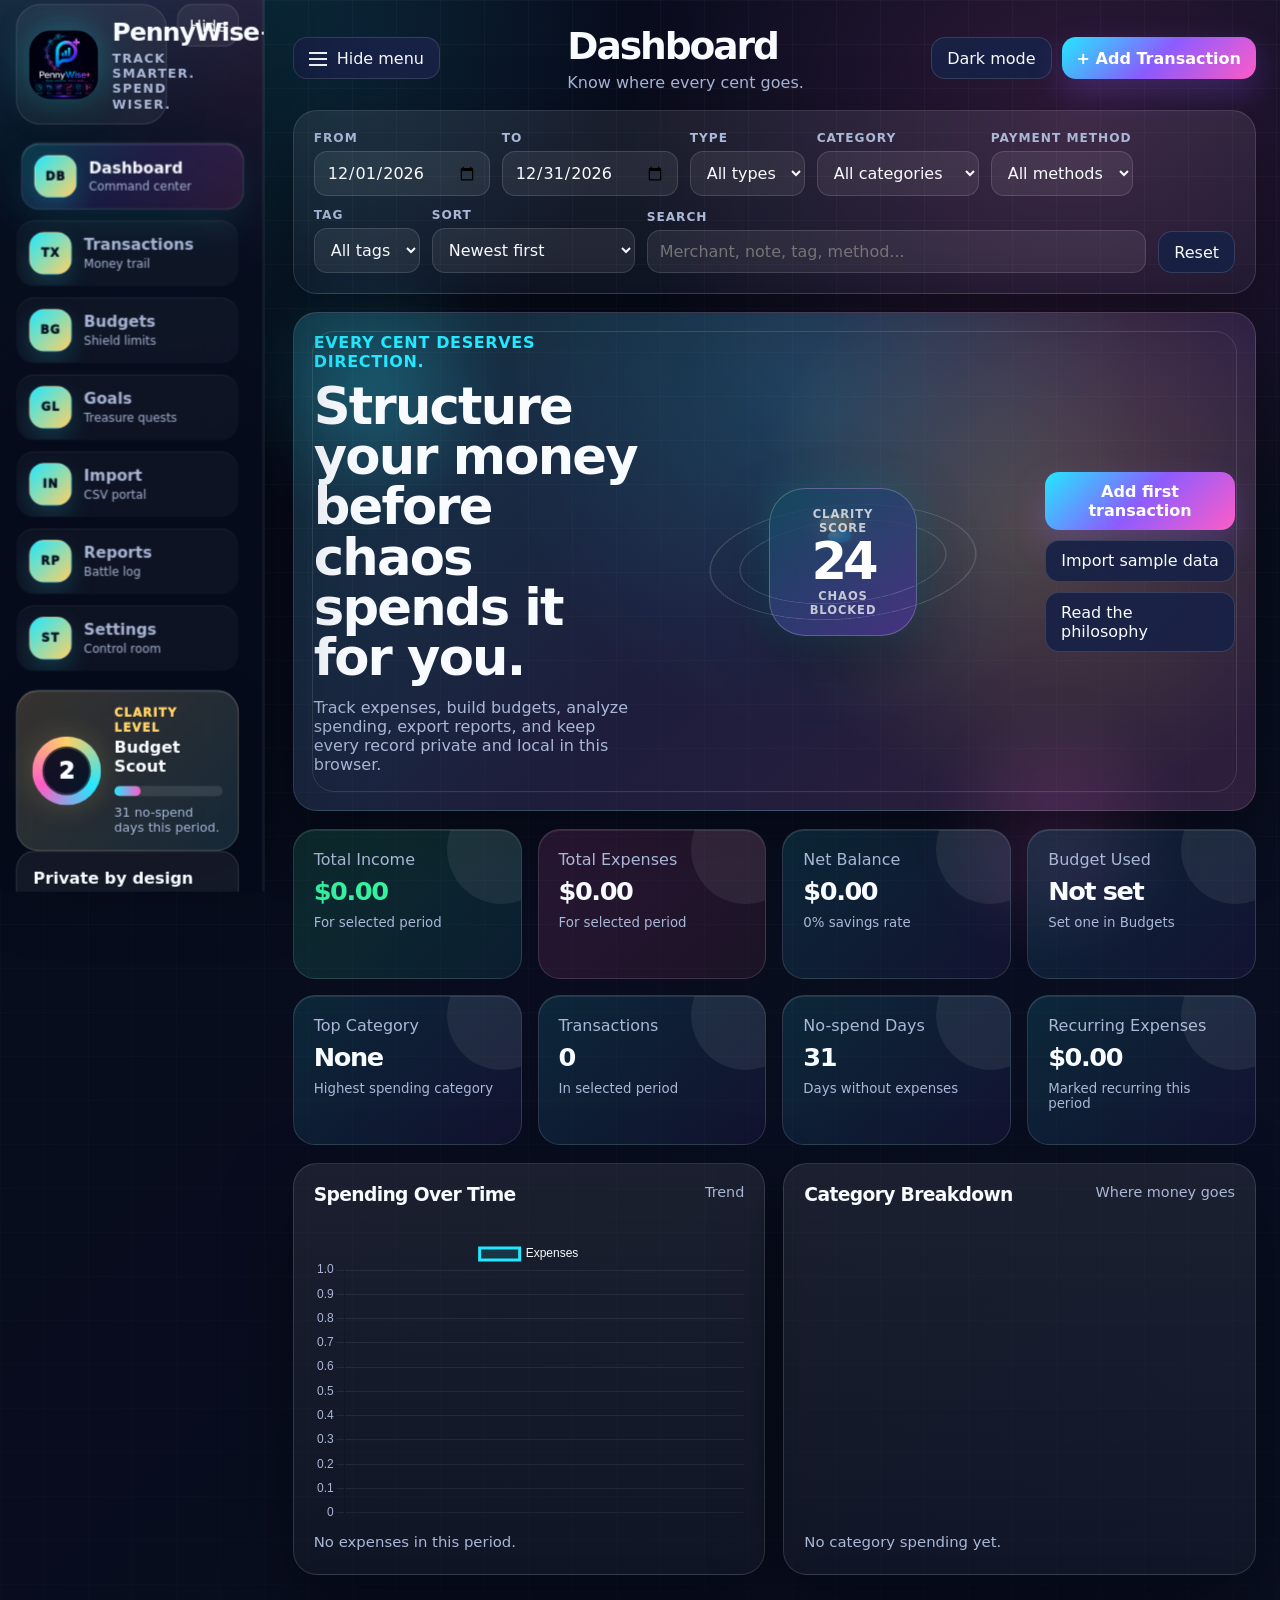
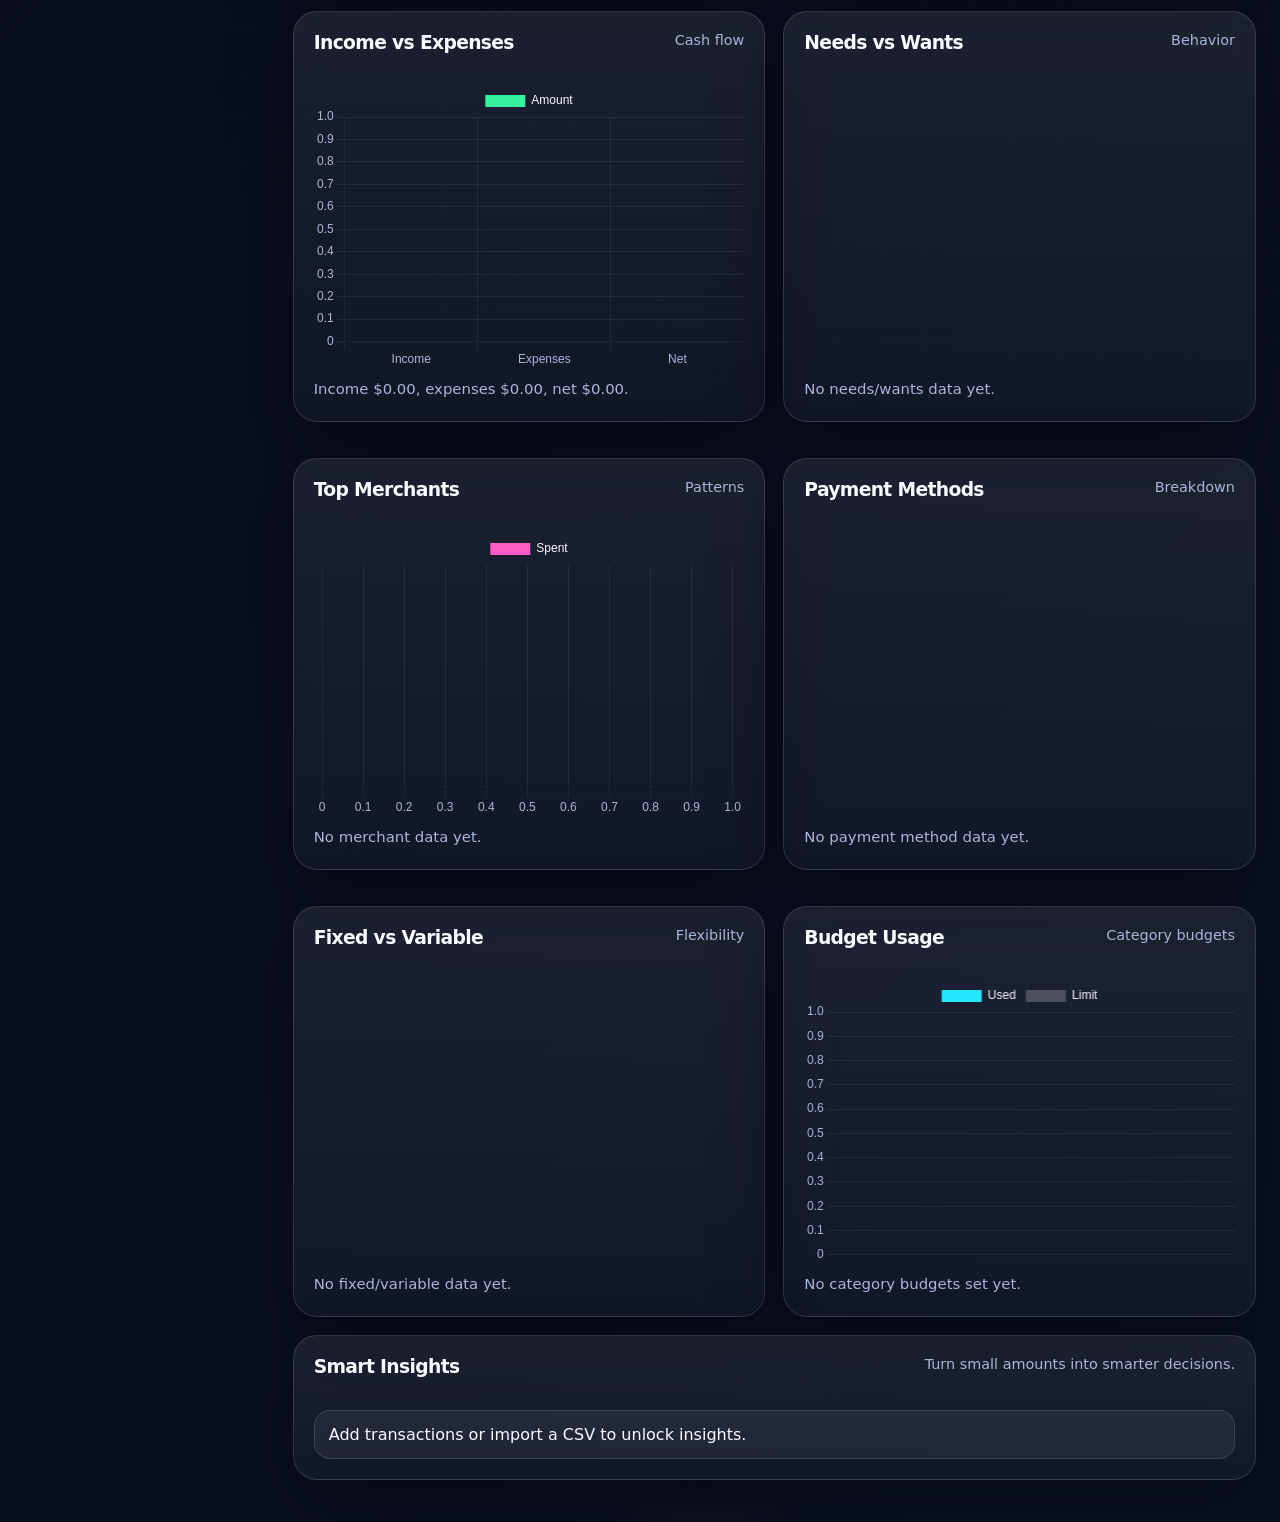
<file: index.html>
<!DOCTYPE html>
<html lang="en">
<head>
  <meta charset="UTF-8" />
  <meta name="viewport" content="width=device-width, initial-scale=1.0" />
  <meta name="description" content="PennyWise+ is a private, local-first personal finance dashboard for budgets, transactions, savings goals, imports, analytics, and printable reports." />
  <meta name="theme-color" content="#070b1b" />
  <title>PennyWise+ | Track smarter. Spend wiser.</title>
  <link rel="manifest" href="./manifest.json" />
  <link rel="icon" href="./logo.png" />
  <link rel="stylesheet" href="./style.css" />
  <script src="./vendor/chart.umd.min.js"></script>
</head>
<body>
  <div class="ambient-scene" aria-hidden="true">
    <span class="orb orb-one"></span>
    <span class="orb orb-two"></span>
    <span class="orb orb-three"></span>
  </div>
  <div class="app-shell" id="appShell">
    <aside class="sidebar" id="sidebar">
      <div class="sidebar-top">
        <div class="brand">
          <img src="./logo.png" alt="PennyWise+ logo" class="brand-logo" />
          <div class="brand-copy">
            <h1>PennyWise+</h1>
            <p>Track smarter. Spend wiser.</p>
          </div>
        </div>
        <button class="sidebar-collapse" id="sidebarCollapseBtn" type="button" aria-label="Collapse menu" title="Collapse menu">Hide</button>
      </div>
      <nav class="nav" aria-label="Main navigation">
        <button class="nav-link active" type="button" data-view="dashboard"><span class="nav-icon">DB</span><span><strong>Dashboard</strong><small>Command center</small></span></button>
        <button class="nav-link" type="button" data-view="transactions"><span class="nav-icon">TX</span><span><strong>Transactions</strong><small>Money trail</small></span></button>
        <button class="nav-link" type="button" data-view="budgets"><span class="nav-icon">BG</span><span><strong>Budgets</strong><small>Shield limits</small></span></button>
        <button class="nav-link" type="button" data-view="goals"><span class="nav-icon">GL</span><span><strong>Goals</strong><small>Treasure quests</small></span></button>
        <button class="nav-link" type="button" data-view="import"><span class="nav-icon">IN</span><span><strong>Import</strong><small>CSV portal</small></span></button>
        <button class="nav-link" type="button" data-view="reports"><span class="nav-icon">RP</span><span><strong>Reports</strong><small>Battle log</small></span></button>
        <button class="nav-link" type="button" data-view="settings"><span class="nav-icon">ST</span><span><strong>Settings</strong><small>Control room</small></span></button>
      </nav>
      <section class="quest-card" aria-label="PennyWise progress">
        <div class="quest-ring"><span id="playerLevel">1</span></div>
        <div>
          <p class="quest-label">Clarity Level</p>
          <strong id="xpLabel">Novice Tracker</strong>
          <div class="progress xp-progress"><span id="xpProgress" style="width: 8%"></span></div>
          <small id="streakLabel">Start tracking to build a streak.</small>
        </div>
      </section>
      <div class="privacy-card">
        <strong>Private by design</strong>
        <span>Your data stays in this browser. PennyWise+ does not send your financial data to any server.</span>
      </div>
    </aside>
    <button class="sidebar-backdrop" id="sidebarBackdrop" type="button" aria-label="Close menu"></button>

    <main class="main-content">
      <header class="topbar">
        <button class="menu-toggle" id="menuToggle" type="button" aria-label="Toggle menu" aria-controls="sidebar" aria-expanded="true"><span class="menu-toggle-icon"></span><span id="menuToggleText">Menu</span></button>
        <div>
          <h2 id="viewTitle">Dashboard</h2>
          <p id="viewSubtitle">Know where every cent goes.</p>
        </div>
        <div class="top-actions">
          <button class="ghost-btn" id="themeToggle" type="button" aria-label="Toggle light and dark mode">Dark mode</button>
          <button class="primary-btn" id="quickAddBtn" type="button">+ Add Transaction</button>
        </div>
      </header>

      <section class="filters card" aria-label="Transaction filters">
        <div class="field">
          <label for="dateFrom">From</label>
          <input type="date" id="dateFrom" />
        </div>
        <div class="field">
          <label for="dateTo">To</label>
          <input type="date" id="dateTo" />
        </div>
        <div class="field">
          <label for="typeFilter">Type</label>
          <select id="typeFilter">
            <option value="all">All types</option>
            <option value="income">Income</option>
            <option value="expense">Expense</option>
          </select>
        </div>
        <div class="field">
          <label for="categoryFilter">Category</label>
          <select id="categoryFilter"><option value="all">All categories</option></select>
        </div>
        <div class="field">
          <label for="methodFilter">Payment Method</label>
          <select id="methodFilter"><option value="all">All methods</option></select>
        </div>
        <div class="field">
          <label for="tagFilter">Tag</label>
          <select id="tagFilter"><option value="all">All tags</option></select>
        </div>
        <div class="field">
          <label for="sortSelect">Sort</label>
          <select id="sortSelect">
            <option value="dateDesc">Newest first</option>
            <option value="dateAsc">Oldest first</option>
            <option value="amountDesc">Amount high to low</option>
            <option value="amountAsc">Amount low to high</option>
            <option value="categoryAsc">Category A-Z</option>
            <option value="merchantAsc">Merchant A-Z</option>
          </select>
        </div>
        <div class="field grow">
          <label for="searchInput">Search</label>
          <input type="search" id="searchInput" placeholder="Merchant, note, tag, method..." />
        </div>
        <button class="secondary-btn" id="resetFiltersBtn" type="button">Reset</button>
      </section>

      <section id="dashboard" class="view active-view">
        <article class="hero-card card">
          <div class="hero-copy">
            <p class="hero-kicker">Every cent deserves direction.</p>
            <h3>Structure your money before chaos spends it for you.</h3>
            <p>Track expenses, build budgets, analyze spending, export reports, and keep every record private and local in this browser.</p>
          </div>
          <div class="hero-visual" aria-hidden="true">
            <div class="coin-orbit orbit-one"><span></span></div>
            <div class="coin-orbit orbit-two"><span></span></div>
            <div class="vault-core">
              <small>Clarity Score</small>
              <strong id="coinScore">0</strong>
              <span>chaos blocked</span>
            </div>
          </div>
          <div class="hero-actions">
            <button class="primary-btn" id="heroAddBtn" type="button">Add first transaction</button>
            <button class="secondary-btn" id="heroSampleBtn" type="button">Import sample data</button>
            <a class="secondary-btn button-link" href="./blog.html">Read the philosophy</a>
          </div>
        </article>

        <div class="metric-grid">
          <article class="metric-card positive"><span>Total Income</span><strong id="metricIncome">$0.00</strong><small id="incomeDelta">For selected period</small></article>
          <article class="metric-card danger"><span>Total Expenses</span><strong id="metricExpenses">$0.00</strong><small id="expenseDelta">For selected period</small></article>
          <article class="metric-card"><span>Net Balance</span><strong id="metricNet">$0.00</strong><small id="savingsRate">0% savings rate</small></article>
          <article class="metric-card"><span>Budget Used</span><strong id="metricBudgetUsed">0%</strong><small id="metricBudgetRemaining">$0.00 remaining</small></article>
          <article class="metric-card"><span>Top Category</span><strong id="metricTopCategory">None</strong><small>Highest spending category</small></article>
          <article class="metric-card"><span>Transactions</span><strong id="metricTransactionCount">0</strong><small>In selected period</small></article>
          <article class="metric-card"><span>No-spend Days</span><strong id="metricNoSpend">0</strong><small>Days without expenses</small></article>
          <article class="metric-card"><span>Recurring Expenses</span><strong id="metricRecurring">$0.00</strong><small>Marked recurring this period</small></article>
        </div>

        <div class="grid two-col">
          <article class="card chart-card"><div class="card-head"><h3>Spending Over Time</h3><span>Trend</span></div><canvas id="trendChart" aria-label="Spending over time chart"></canvas><p class="chart-summary" id="trendSummary"></p></article>
          <article class="card chart-card"><div class="card-head"><h3>Category Breakdown</h3><span>Where money goes</span></div><canvas id="categoryChart" aria-label="Spending by category chart"></canvas><p class="chart-summary" id="categorySummary"></p></article>
          <article class="card chart-card"><div class="card-head"><h3>Income vs Expenses</h3><span>Cash flow</span></div><canvas id="incomeExpenseChart" aria-label="Income versus expenses chart"></canvas><p class="chart-summary" id="cashflowSummary"></p></article>
          <article class="card chart-card"><div class="card-head"><h3>Needs vs Wants</h3><span>Behavior</span></div><canvas id="needsChart" aria-label="Needs versus wants chart"></canvas><p class="chart-summary" id="needsSummary"></p></article>
          <article class="card chart-card"><div class="card-head"><h3>Top Merchants</h3><span>Patterns</span></div><canvas id="merchantChart" aria-label="Top merchants chart"></canvas><p class="chart-summary" id="merchantSummary"></p></article>
          <article class="card chart-card"><div class="card-head"><h3>Payment Methods</h3><span>Breakdown</span></div><canvas id="methodChart" aria-label="Payment method breakdown chart"></canvas><p class="chart-summary" id="methodSummary"></p></article>
          <article class="card chart-card"><div class="card-head"><h3>Fixed vs Variable</h3><span>Flexibility</span></div><canvas id="fixedChart" aria-label="Fixed versus variable spending chart"></canvas><p class="chart-summary" id="fixedSummary"></p></article>
          <article class="card chart-card"><div class="card-head"><h3>Budget Usage</h3><span>Category budgets</span></div><canvas id="budgetChart" aria-label="Budget usage by category chart"></canvas><p class="chart-summary" id="budgetSummary"></p></article>
        </div>

        <article class="card insights-card">
          <div class="card-head"><h3>Smart Insights</h3><span>Turn small amounts into smarter decisions.</span></div>
          <div id="insightsList" class="insights-list"></div>
        </article>
      </section>

      <section id="transactions" class="view">
        <article class="card">
          <div class="card-head stack-mobile">
            <div><h3>Transactions</h3><span>Search, sort, edit, duplicate, and audit every cent.</span></div>
            <div class="inline-actions">
              <button class="secondary-btn" id="exportCsvBtn" type="button">Export CSV</button>
              <button class="secondary-btn" id="exportFilteredCsvBtn" type="button" title="Export only the transactions matching the current filters">Export Filtered CSV</button>
              <button class="secondary-btn" id="exportJsonBtn" type="button">Backup JSON</button>
            </div>
          </div>
          <div class="table-wrap transaction-table">
            <table>
              <thead><tr><th>Date</th><th>Type</th><th>Amount</th><th>Category</th><th>Merchant</th><th>Method</th><th>Tags</th><th>Actions</th></tr></thead>
              <tbody id="transactionsBody"></tbody>
            </table>
          </div>
          <div id="mobileTransactions" class="mobile-transactions"></div>
          <div id="emptyTransactions" class="empty-state">No transactions match this view. Add one or import a CSV to begin.</div>
        </article>
      </section>

      <section id="budgets" class="view">
        <div class="grid two-col">
          <article class="card">
            <h3>Monthly Budgets</h3>
            <p class="muted">Set an overall monthly cap and category limits. PennyWise+ will warn you before overspending sneaks up.</p>
            <div class="mini-form">
              <label class="sr-only" for="monthlyBudgetAmount">Overall monthly budget</label>
              <input id="monthlyBudgetAmount" type="number" min="0" step="0.01" placeholder="Overall monthly budget" />
              <button class="primary-btn" id="saveMonthlyBudgetBtn" type="button">Save Monthly Budget</button>
            </div>
            <form id="budgetForm" class="mini-form">
              <label class="sr-only" for="budgetCategory">Budget category</label>
              <select id="budgetCategory"></select>
              <label class="sr-only" for="budgetAmount">Category budget amount</label>
              <input id="budgetAmount" type="number" min="0" step="0.01" placeholder="Category budget" />
              <button class="primary-btn" type="submit">Save Category Budget</button>
            </form>
            <div id="budgetList" class="budget-list"></div>
          </article>
          <article class="card">
            <h3>Budget Health</h3>
            <div id="budgetHealth" class="insights-list"></div>
          </article>
        </div>
      </section>

      <section id="goals" class="view">
        <div class="grid two-col">
          <article class="card">
            <h3>Savings Goals</h3>
            <form id="goalForm" class="mini-form vertical">
              <input id="goalId" type="hidden" />
              <label class="sr-only" for="goalName">Goal name</label>
              <input id="goalName" placeholder="Goal name, e.g. Emergency fund" />
              <label class="sr-only" for="goalTarget">Target amount</label>
              <input id="goalTarget" type="number" min="0" step="0.01" placeholder="Target amount" />
              <label class="sr-only" for="goalCurrent">Current amount</label>
              <input id="goalCurrent" type="number" min="0" step="0.01" placeholder="Current amount" />
              <label class="sr-only" for="goalDeadline">Goal deadline</label>
              <input id="goalDeadline" type="date" />
              <button class="primary-btn" id="saveGoalBtn" type="submit">Add Goal</button>
            </form>
          </article>
          <article class="card">
            <h3>Goal Progress</h3>
            <div id="goalList" class="budget-list"></div>
          </article>
        </div>
      </section>

      <section id="import" class="view">
        <div class="grid two-col">
          <article class="card">
            <h3>CSV Import</h3>
            <p class="muted">Upload CSV, preview rows, map columns, apply merchant rules, skip duplicates, then save.</p>
            <label for="csvFile">CSV file</label>
            <input type="file" id="csvFile" accept=".csv,text/csv" />
            <div id="mappingArea" class="mapping-area"></div>
            <div class="inline-actions">
              <button class="primary-btn" id="previewImportBtn" type="button">Preview Import</button>
              <button class="secondary-btn" id="saveImportBtn" type="button" disabled>Save Previewed Transactions</button>
            </div>
            <div id="importSummary" class="import-summary" role="status">No file selected yet.</div>
          </article>
          <article class="card">
            <h3>Auto-Categorization Rules</h3>
            <form id="ruleForm" class="mini-form">
              <label class="sr-only" for="ruleText">Rule text</label>
              <input id="ruleText" placeholder="Merchant or notes contains..." />
              <label class="sr-only" for="ruleCategory">Rule category</label>
              <select id="ruleCategory"></select>
              <button class="primary-btn" type="submit">Add Rule</button>
            </form>
            <div id="ruleList" class="rule-list"></div>
          </article>
        </div>
        <article class="card">
          <div class="card-head"><h3>Import Preview</h3><span id="previewCount">0 rows</span></div>
          <div class="table-wrap"><table><thead><tr><th>Date</th><th>Amount</th><th>Type</th><th>Merchant</th><th>Category</th><th>Notes</th></tr></thead><tbody id="previewBody"></tbody></table></div>
        </article>
      </section>

      <section id="reports" class="view">
        <article class="card report-card" id="printableReport">
          <div class="card-head stack-mobile"><div><h3>PennyWise+ Financial Report</h3><span id="reportRange">Selected period</span></div><button class="primary-btn no-print" id="printReportBtn" type="button">Print / Save PDF</button></div>
          <div id="reportSummary" class="report-summary"></div>
          <div id="reportInsights" class="insights-list"></div>
          <div class="print-chart-grid"><canvas id="reportCategoryChart" aria-label="Report category chart"></canvas><canvas id="reportTrendChart" aria-label="Report trend chart"></canvas></div>
          <div class="grid two-col report-sections">
            <section><h4>Budget Performance</h4><div id="reportBudget" class="insights-list"></div></section>
            <section><h4>Savings Goals</h4><div id="reportGoals" class="insights-list"></div></section>
          </div>
          <h4>Largest Expenses</h4>
          <div class="table-wrap"><table><thead><tr><th>Date</th><th>Amount</th><th>Category</th><th>Merchant</th><th>Notes</th></tr></thead><tbody id="largestBody"></tbody></table></div>
        </article>
      </section>

      <section id="settings" class="view">
        <div class="grid two-col">
          <article class="card">
            <h3>Categories</h3>
            <form id="categoryForm" class="mini-form">
              <label class="sr-only" for="newCategory">New category</label>
              <input id="newCategory" placeholder="New category" />
              <button class="primary-btn" type="submit">Add</button>
            </form>
            <div id="categoryList" class="rule-list"></div>
          </article>
          <article class="card">
            <h3>Data Management</h3>
            <p class="muted">Export backups before clearing browser data. Your data stays in this browser unless you export it yourself.</p>
            <div class="button-stack">
              <label class="secondary-btn file-label" for="jsonImport">Import JSON Backup<input type="file" id="jsonImport" accept=".json,application/json" hidden /></label>
              <button class="secondary-btn" id="seedDataBtn" type="button">Load Sample Data</button>
              <button class="danger-btn" id="clearDataBtn" type="button">Clear All Data</button>
            </div>
            <p class="muted backup-note" id="backupReminder">Backup reminder: export JSON after major updates.</p>
          </article>
        </div>
      </section>
    </main>
  </div>

  <dialog id="transactionDialog">
    <form id="transactionForm" class="dialog-form">
      <div class="dialog-head"><h3 id="dialogTitle">Add Transaction</h3><button type="button" class="icon-btn" id="closeDialogBtn" aria-label="Close transaction dialog">x</button></div>
      <input type="hidden" id="transactionId" />
      <div class="form-grid">
        <div class="field"><label for="txDate">Date</label><input id="txDate" type="date" required /></div>
        <div class="field"><label for="txType">Type</label><select id="txType"><option value="expense">Expense</option><option value="income">Income</option></select></div>
        <div class="field"><label for="txAmount">Amount</label><input id="txAmount" type="number" min="0" step="0.01" required /></div>
        <div class="field"><label for="txCategory">Category</label><select id="txCategory" required></select></div>
        <div class="field"><label for="txSubcategory">Subcategory</label><input id="txSubcategory" placeholder="Optional" /></div>
        <div class="field"><label for="txMerchant">Merchant/vendor/source</label><input id="txMerchant" placeholder="HEB, rent, paycheck..." /></div>
        <div class="field"><label for="txMethod">Payment Method</label><input id="txMethod" placeholder="Debit, credit, cash..." /></div>
        <div class="field"><label for="txTags">Tags</label><input id="txTags" placeholder="comma, separated, tags" /></div>
        <div class="field"><label for="txNeedWant">Needs/Wants</label><select id="txNeedWant"><option value="need">Need</option><option value="want">Want</option><option value="neutral">Neutral</option></select></div>
        <div class="field"><label for="txFixedVariable">Fixed/Variable</label><select id="txFixedVariable"><option value="variable">Variable</option><option value="fixed">Fixed</option></select></div>
        <div class="field"><label for="txRecurring">Recurring</label><select id="txRecurring"><option value="none">None</option><option value="weekly">Weekly</option><option value="biweekly">Biweekly</option><option value="monthly">Monthly</option><option value="yearly">Yearly</option></select></div>
        <div class="field full"><label for="txNotes">Notes</label><textarea id="txNotes" placeholder="Why did this happen? Any context?"></textarea></div>
      </div>
      <div class="dialog-actions"><button type="button" class="secondary-btn" id="duplicateTxBtn">Duplicate</button><button type="submit" class="primary-btn">Save Transaction</button></div>
    </form>
  </dialog>

  <div id="toast" class="toast" role="status" aria-live="polite"></div>
  <script src="./app.js"></script>
</body>
</html>
</file>
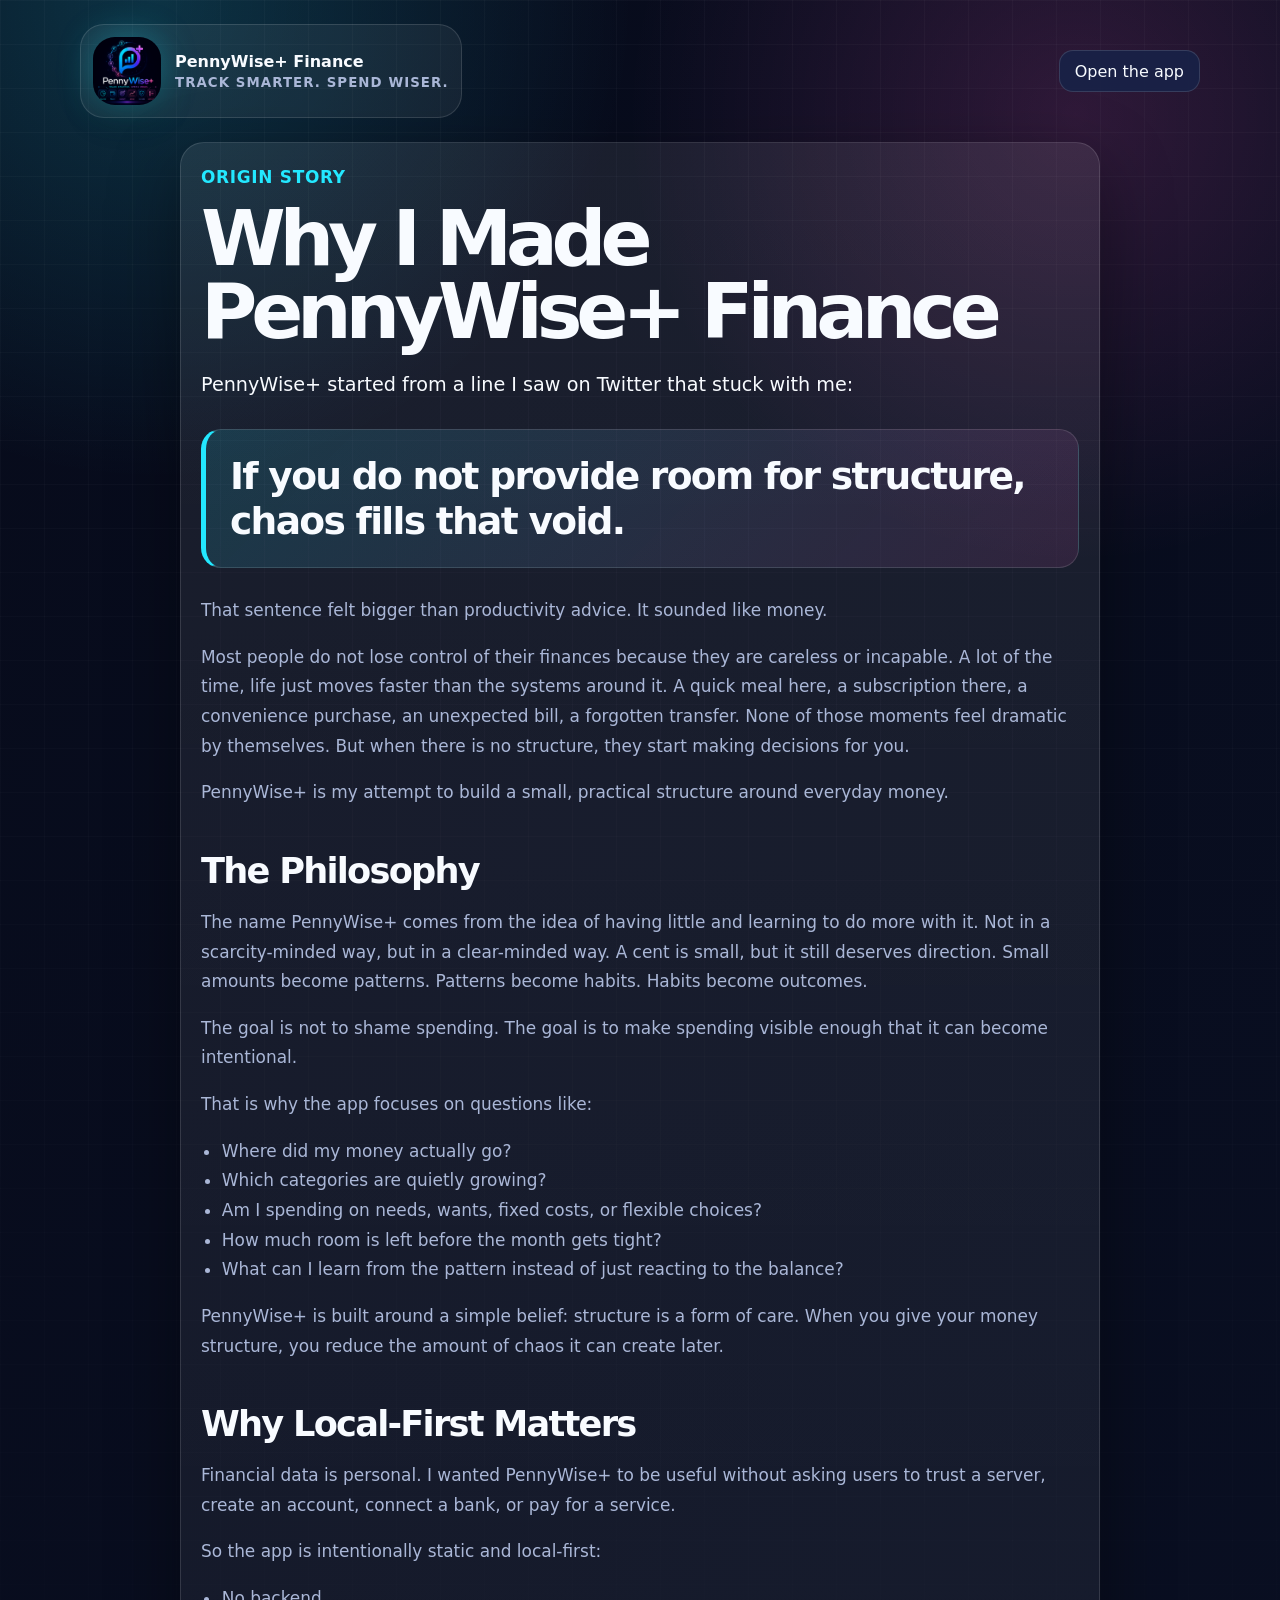
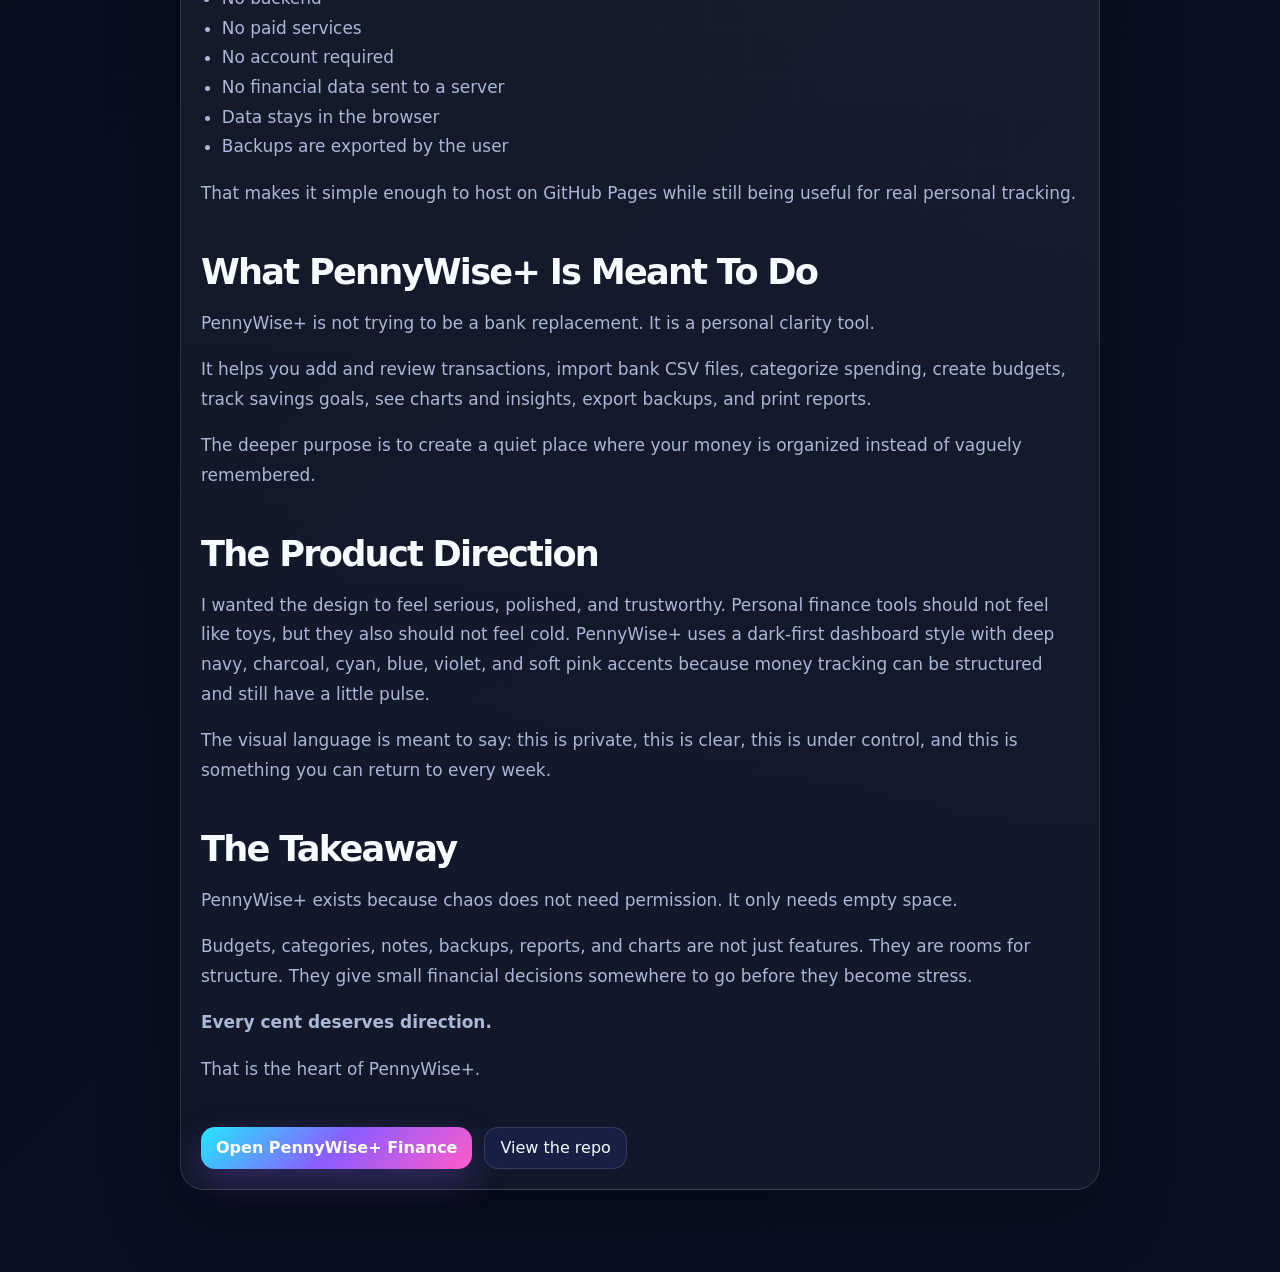
<file: blog.html>
<!DOCTYPE html>
<html lang="en">
<head>
  <meta charset="UTF-8" />
  <meta name="viewport" content="width=device-width, initial-scale=1.0" />
  <meta name="description" content="The origin story and philosophy behind PennyWise+ Finance: If you do not provide room for structure, chaos fills that void." />
  <meta name="theme-color" content="#070b1b" />
  <title>Why I Made PennyWise+ Finance</title>
  <link rel="icon" href="./logo.png" />
  <link rel="manifest" href="./manifest.json" />
  <link rel="stylesheet" href="./style.css" />
</head>
<body>
  <main class="blog-page">
    <nav class="blog-nav" aria-label="Blog navigation">
      <a class="brand blog-brand" href="./index.html" aria-label="Back to PennyWise+ Finance dashboard">
        <img src="./logo.png" alt="PennyWise+ logo" class="brand-logo" />
        <span>
          <strong>PennyWise+ Finance</strong>
          <small>Track smarter. Spend wiser.</small>
        </span>
      </a>
      <a class="secondary-btn button-link" href="./index.html">Open the app</a>
    </nav>

    <article class="blog-article card">
      <p class="hero-kicker">Origin Story</p>
      <h1>Why I Made PennyWise+ Finance</h1>
      <p class="blog-lede">PennyWise+ started from a line I saw on Twitter that stuck with me:</p>
      <blockquote>If you do not provide room for structure, chaos fills that void.</blockquote>

      <p>That sentence felt bigger than productivity advice. It sounded like money.</p>
      <p>Most people do not lose control of their finances because they are careless or incapable. A lot of the time, life just moves faster than the systems around it. A quick meal here, a subscription there, a convenience purchase, an unexpected bill, a forgotten transfer. None of those moments feel dramatic by themselves. But when there is no structure, they start making decisions for you.</p>
      <p>PennyWise+ is my attempt to build a small, practical structure around everyday money.</p>

      <h2>The Philosophy</h2>
      <p>The name PennyWise+ comes from the idea of having little and learning to do more with it. Not in a scarcity-minded way, but in a clear-minded way. A cent is small, but it still deserves direction. Small amounts become patterns. Patterns become habits. Habits become outcomes.</p>
      <p>The goal is not to shame spending. The goal is to make spending visible enough that it can become intentional.</p>
      <p>That is why the app focuses on questions like:</p>
      <ul>
        <li>Where did my money actually go?</li>
        <li>Which categories are quietly growing?</li>
        <li>Am I spending on needs, wants, fixed costs, or flexible choices?</li>
        <li>How much room is left before the month gets tight?</li>
        <li>What can I learn from the pattern instead of just reacting to the balance?</li>
      </ul>
      <p>PennyWise+ is built around a simple belief: structure is a form of care. When you give your money structure, you reduce the amount of chaos it can create later.</p>

      <h2>Why Local-First Matters</h2>
      <p>Financial data is personal. I wanted PennyWise+ to be useful without asking users to trust a server, create an account, connect a bank, or pay for a service.</p>
      <p>So the app is intentionally static and local-first:</p>
      <ul>
        <li>No backend</li>
        <li>No paid services</li>
        <li>No account required</li>
        <li>No financial data sent to a server</li>
        <li>Data stays in the browser</li>
        <li>Backups are exported by the user</li>
      </ul>
      <p>That makes it simple enough to host on GitHub Pages while still being useful for real personal tracking.</p>

      <h2>What PennyWise+ Is Meant To Do</h2>
      <p>PennyWise+ is not trying to be a bank replacement. It is a personal clarity tool.</p>
      <p>It helps you add and review transactions, import bank CSV files, categorize spending, create budgets, track savings goals, see charts and insights, export backups, and print reports.</p>
      <p>The deeper purpose is to create a quiet place where your money is organized instead of vaguely remembered.</p>

      <h2>The Product Direction</h2>
      <p>I wanted the design to feel serious, polished, and trustworthy. Personal finance tools should not feel like toys, but they also should not feel cold. PennyWise+ uses a dark-first dashboard style with deep navy, charcoal, cyan, blue, violet, and soft pink accents because money tracking can be structured and still have a little pulse.</p>
      <p>The visual language is meant to say: this is private, this is clear, this is under control, and this is something you can return to every week.</p>

      <h2>The Takeaway</h2>
      <p>PennyWise+ exists because chaos does not need permission. It only needs empty space.</p>
      <p>Budgets, categories, notes, backups, reports, and charts are not just features. They are rooms for structure. They give small financial decisions somewhere to go before they become stress.</p>
      <p><strong>Every cent deserves direction.</strong></p>
      <p>That is the heart of PennyWise+.</p>

      <div class="blog-cta">
        <a class="primary-btn button-link" href="./index.html">Open PennyWise+ Finance</a>
        <a class="secondary-btn button-link" href="https://github.com/mbaffour/pennywise-plus-finance">View the repo</a>
      </div>
    </article>
  </main>
</body>
</html>
</file>
<file: style.css>
:root {
  --bg: #070b1b;
  --bg-soft: #0a1024;
  --panel: rgba(15, 22, 48, .86);
  --panel-2: rgba(24, 34, 71, .92);
  --text: #f8fbff;
  --muted: #aab7d7;
  --line: rgba(255, 255, 255, .13);
  --cyan: #23e8ff;
  --blue: #6ea8ff;
  --pink: #ff5cc8;
  --purple: #8c5cff;
  --green: #35f2a1;
  --orange: #ffb45c;
  --danger: #ff647c;
  --gold: #ffd166;
  --shadow: 0 24px 70px rgba(0, 0, 0, .38);
  --radius: 24px;
}

.light {
  --bg: #f6f8ff;
  --bg-soft: #edf3ff;
  --panel: rgba(255, 255, 255, .94);
  --panel-2: #eef3ff;
  --text: #10162f;
  --muted: #56617c;
  --line: rgba(16, 22, 47, .14);
  --shadow: 0 20px 55px rgba(31, 53, 94, .13);
}

* {
  box-sizing: border-box;
}

html {
  scroll-behavior: smooth;
}

body {
  margin: 0;
  min-height: 100vh;
  color: var(--text);
  background:
    radial-gradient(circle at 12% 0, rgba(35, 232, 255, .18), transparent 30rem),
    radial-gradient(circle at 84% 4%, rgba(255, 92, 200, .16), transparent 28rem),
    linear-gradient(135deg, var(--bg), var(--bg-soft));
  font-family: "Aptos", "Segoe UI", ui-sans-serif, system-ui, sans-serif;
  perspective: 1400px;
  overflow-x: hidden;
}

body::before {
  content: "";
  position: fixed;
  inset: 0;
  z-index: -1;
  pointer-events: none;
  background-image:
    linear-gradient(rgba(255, 255, 255, .035) 1px, transparent 1px),
    linear-gradient(90deg, rgba(255, 255, 255, .035) 1px, transparent 1px);
  background-size: 44px 44px;
  mask-image: linear-gradient(to bottom, rgba(0, 0, 0, .8), transparent 80%);
}

.ambient-scene {
  position: fixed;
  inset: 0;
  z-index: -2;
  overflow: hidden;
  pointer-events: none;
}

.orb {
  position: absolute;
  display: block;
  width: 18rem;
  height: 18rem;
  border-radius: 999px;
  filter: blur(24px);
  opacity: .42;
  animation: drift 16s ease-in-out infinite alternate;
}

.orb-one {
  top: 8%;
  left: 18%;
  background: radial-gradient(circle, rgba(35, 232, 255, .55), transparent 62%);
}

.orb-two {
  right: 6%;
  top: 22%;
  background: radial-gradient(circle, rgba(255, 92, 200, .42), transparent 64%);
  animation-delay: -5s;
}

.orb-three {
  left: 44%;
  bottom: -8%;
  background: radial-gradient(circle, rgba(255, 209, 102, .28), transparent 68%);
  animation-delay: -9s;
}

button,
input,
select,
textarea {
  font: inherit;
}

button {
  cursor: pointer;
}

.button-link {
  display: inline-flex;
  align-items: center;
  justify-content: center;
  text-decoration: none;
}

button:focus-visible,
input:focus-visible,
select:focus-visible,
textarea:focus-visible,
a:focus-visible {
  outline: 3px solid rgba(35, 232, 255, .65);
  outline-offset: 3px;
}

.app-shell {
  display: flex;
  min-height: 100vh;
  transform-style: preserve-3d;
  --sidebar-width: 330px;
  --sidebar-rail: 128px;
}

.sidebar {
  position: sticky;
  top: 0;
  display: flex;
  flex-direction: column;
  width: var(--sidebar-width);
  height: 100vh;
  padding: 24px;
  border-right: 1px solid var(--line);
  background:
    linear-gradient(150deg, rgba(35, 232, 255, .12), transparent 24%),
    linear-gradient(210deg, rgba(255, 92, 200, .14), transparent 28%),
    rgba(7, 11, 27, .82);
  backdrop-filter: blur(24px);
  box-shadow: inset -1px 0 rgba(255, 255, 255, .08), 28px 0 70px rgba(0, 0, 0, .24);
  transform: translateZ(18px);
  overflow-y: auto;
  transition: width .28s ease, transform .28s ease, padding .28s ease, box-shadow .28s ease;
}

.light .sidebar {
  background: rgba(255, 255, 255, .78);
}

.sidebar-top {
  display: grid;
  grid-template-columns: 1fr auto;
  gap: 10px;
  align-items: start;
  margin-bottom: 18px;
}

.brand {
  display: flex;
  gap: 14px;
  align-items: center;
  padding: 12px;
  border: 1px solid var(--line);
  border-radius: 24px;
  background: rgba(255, 255, 255, .055);
  min-width: 0;
}

.brand-logo {
  width: 68px;
  height: 68px;
  object-fit: cover;
  border-radius: 22px;
  box-shadow: 0 0 34px rgba(35, 232, 255, .34), 0 14px 30px rgba(0, 0, 0, .28);
  animation: badgeFloat 5s ease-in-out infinite;
}

.brand h1 {
  margin: 0;
  font-size: 1.55rem;
  letter-spacing: -.04em;
}

.brand-copy {
  min-width: 0;
}

.brand p {
  margin: 4px 0 0;
  color: var(--muted);
  font-size: .78rem;
  font-weight: 800;
  letter-spacing: .1em;
  text-transform: uppercase;
}

.sidebar-collapse {
  display: inline-grid;
  place-items: center;
  min-height: 42px;
  border: 1px solid var(--line);
  border-radius: 15px;
  padding: 9px 11px;
  color: var(--text);
  background: rgba(255, 255, 255, .06);
  transition: transform .18s ease, background .18s ease;
}

.sidebar-collapse:hover {
  background: rgba(35, 232, 255, .13);
  transform: translateY(-1px);
}

.blog-page {
  width: min(1120px, calc(100% - 32px));
  margin: 0 auto;
  padding: 24px 0 64px;
}

.blog-nav {
  display: flex;
  align-items: center;
  justify-content: space-between;
  gap: 16px;
  margin-bottom: 24px;
}

.blog-brand {
  color: var(--text);
  text-decoration: none;
}

.blog-brand span {
  display: grid;
  gap: 4px;
}

.blog-brand small {
  color: var(--muted);
  font-weight: 800;
  letter-spacing: .08em;
  text-transform: uppercase;
}

.blog-article {
  max-width: 920px;
  margin: 0 auto;
  padding: clamp(24px, 5vw, 56px);
}

.blog-article h1 {
  max-width: 800px;
  margin: 0 0 18px;
  font-size: clamp(2.2rem, 6vw, 5rem);
  line-height: .95;
  letter-spacing: -.08em;
}

.blog-article h2 {
  margin: 42px 0 12px;
  font-size: clamp(1.45rem, 3vw, 2.2rem);
  letter-spacing: -.05em;
}

.blog-article p,
.blog-article li {
  color: var(--muted);
  font-size: 1.06rem;
  line-height: 1.75;
}

.blog-article ul {
  padding-left: 1.3rem;
}

.blog-lede {
  color: var(--text) !important;
  font-size: 1.2rem !important;
}

.blog-article blockquote {
  margin: 28px 0;
  padding: 24px;
  border: 1px solid var(--line);
  border-left: 5px solid var(--cyan);
  border-radius: 20px;
  color: var(--text);
  background: linear-gradient(135deg, rgba(35, 232, 255, .14), rgba(255, 92, 200, .1));
  font-size: clamp(1.45rem, 3vw, 2.35rem);
  font-weight: 900;
  line-height: 1.18;
  letter-spacing: -.045em;
}

.blog-cta {
  display: flex;
  flex-wrap: wrap;
  gap: 12px;
  margin-top: 42px;
}

.nav {
  display: grid;
  gap: 10px;
}

.nav-link {
  position: relative;
  display: flex;
  align-items: center;
  gap: 12px;
  width: 100%;
  border: 1px solid transparent;
  border-radius: 18px;
  padding: 11px 12px;
  color: var(--muted);
  background: rgba(255, 255, 255, .035);
  text-align: left;
  overflow: hidden;
  box-shadow: inset 0 1px rgba(255, 255, 255, .05);
  transition: transform .18s ease, background .18s ease, color .18s ease, border-color .18s ease, box-shadow .18s ease;
}

.nav-link::after {
  content: "";
  position: absolute;
  inset: 0;
  opacity: 0;
  background: linear-gradient(90deg, transparent, rgba(255, 255, 255, .18), transparent);
  transform: translateX(-110%);
  transition: opacity .18s ease, transform .48s ease;
}

.nav-link:hover,
.nav-link.active {
  color: var(--text);
  background: linear-gradient(135deg, rgba(35, 232, 255, .18), rgba(140, 92, 255, .16), rgba(255, 92, 200, .13));
  border-color: var(--line);
  box-shadow: 0 16px 36px rgba(35, 232, 255, .1), inset 0 1px rgba(255, 255, 255, .16);
  transform: translateX(5px) translateZ(14px);
}

.nav-link:hover::after,
.nav-link.active::after {
  opacity: 1;
  transform: translateX(110%);
}

.nav-icon {
  display: grid;
  place-items: center;
  width: 42px;
  height: 42px;
  flex: 0 0 42px;
  border: 1px solid rgba(255, 255, 255, .18);
  border-radius: 15px;
  color: #061122;
  background: linear-gradient(135deg, var(--cyan), var(--gold));
  font-size: .72rem;
  font-weight: 1000;
  letter-spacing: .08em;
  box-shadow: 0 10px 24px rgba(35, 232, 255, .18);
}

.nav-link strong,
.nav-link small {
  display: block;
}

.nav-link strong {
  font-size: .95rem;
}

.nav-link small {
  color: var(--muted);
  font-size: .73rem;
  margin-top: 2px;
}

.privacy-card {
  position: static;
  margin-top: auto;
  display: grid;
  gap: 6px;
  padding: 16px;
  border: 1px solid var(--line);
  border-radius: 18px;
  background: rgba(255, 255, 255, .06);
}

.quest-card {
  display: grid;
  grid-template-columns: auto 1fr;
  gap: 13px;
  align-items: center;
  margin-top: 18px;
  padding: 15px;
  border: 1px solid rgba(255, 255, 255, .16);
  border-radius: 22px;
  background:
    linear-gradient(135deg, rgba(255, 209, 102, .15), rgba(35, 232, 255, .08)),
    rgba(255, 255, 255, .055);
  box-shadow: 0 18px 44px rgba(0, 0, 0, .18), inset 0 1px rgba(255, 255, 255, .12);
}

.quest-ring {
  display: grid;
  place-items: center;
  width: 68px;
  height: 68px;
  border-radius: 50%;
  background:
    radial-gradient(circle at center, var(--panel) 45%, transparent 47%),
    conic-gradient(var(--gold), var(--cyan), var(--pink), var(--gold));
  box-shadow: 0 0 28px rgba(255, 209, 102, .2);
}

.quest-ring span {
  display: grid;
  place-items: center;
  width: 48px;
  height: 48px;
  border-radius: 50%;
  color: var(--text);
  background: rgba(7, 11, 27, .72);
  font-size: 1.4rem;
  font-weight: 1000;
}

.quest-label {
  margin: 0 0 3px;
  color: var(--gold);
  font-size: .72rem;
  font-weight: 1000;
  letter-spacing: .1em;
  text-transform: uppercase;
}

.quest-card strong,
.quest-card small {
  display: block;
}

.quest-card small {
  color: var(--muted);
  font-size: .78rem;
}

.xp-progress {
  height: 8px;
  margin: 8px 0;
}

.xp-progress > span {
  background: linear-gradient(90deg, var(--gold), var(--cyan), var(--pink));
}

.sidebar-backdrop {
  position: fixed;
  inset: 0;
  z-index: 35;
  border: 0;
  background: rgba(2, 6, 18, .56);
  backdrop-filter: blur(8px);
  opacity: 0;
  pointer-events: none;
  transition: opacity .24s ease;
}

.privacy-card span,
.muted,
.chart-summary {
  color: var(--muted);
  font-size: .93rem;
}

.main-content {
  width: 100%;
  max-width: 1540px;
  margin: 0 auto;
  padding: 24px;
  transform: translateZ(0);
  transition: max-width .28s ease, padding .28s ease;
}

.topbar {
  display: flex;
  align-items: center;
  justify-content: space-between;
  gap: 16px;
  margin-bottom: 18px;
}

.topbar h2 {
  margin: 0;
  font-size: clamp(1.65rem, 3vw, 2.35rem);
  letter-spacing: -.055em;
}

.topbar p {
  margin: 5px 0 0;
  color: var(--muted);
}

.top-actions,
.inline-actions,
.row-actions {
  display: flex;
  align-items: center;
  gap: 10px;
  flex-wrap: wrap;
}

.menu-toggle {
  display: inline-flex;
  align-items: center;
  gap: 10px;
  min-width: 118px;
  justify-content: center;
}

.primary-btn,
.secondary-btn,
.ghost-btn,
.danger-btn,
.icon-btn,
.menu-toggle {
  min-height: 42px;
  border: 1px solid var(--line);
  border-radius: 14px;
  padding: 10px 15px;
  color: var(--text);
  background: var(--panel-2);
  transition: transform .18s ease, opacity .18s ease, box-shadow .18s ease;
}

.primary-btn {
  border: 0;
  color: white;
  font-weight: 800;
  background: linear-gradient(135deg, var(--cyan), var(--purple), var(--pink));
  box-shadow: 0 14px 34px rgba(140, 92, 255, .26);
}

.secondary-btn:hover,
.primary-btn:hover,
.ghost-btn:hover,
.danger-btn:hover,
.menu-toggle:hover {
  transform: translateY(-1px);
  opacity: .96;
}

.danger-btn {
  color: var(--danger);
  background: rgba(255, 100, 124, .15);
}

.menu-toggle-icon {
  position: relative;
  width: 18px;
  height: 12px;
  display: inline-block;
}

.menu-toggle-icon::before,
.menu-toggle-icon::after,
.menu-toggle-icon {
  border-top: 2px solid currentColor;
}

.menu-toggle-icon::before,
.menu-toggle-icon::after {
  content: "";
  position: absolute;
  left: 0;
  width: 18px;
}

.menu-toggle-icon::before {
  top: 4px;
}

.menu-toggle-icon::after {
  top: 10px;
}

.sidebar-collapsed .sidebar {
  width: var(--sidebar-rail);
  padding-inline: 16px;
  overflow-x: hidden;
}

.sidebar-collapsed .brand {
  justify-content: center;
  padding: 8px;
}

.sidebar-collapsed .brand-logo {
  width: 56px;
  height: 56px;
}

.sidebar-collapsed .brand-copy,
.sidebar-collapsed .nav-link span:not(.nav-icon),
.sidebar-collapsed .quest-card > div:not(.quest-ring),
.sidebar-collapsed .privacy-card,
.sidebar-collapsed .sidebar-collapse {
  display: none;
}

.sidebar-collapsed .sidebar-top {
  display: block;
}

.sidebar-collapsed .nav-link {
  justify-content: center;
  padding: 10px;
  border-radius: 20px;
}

.sidebar-collapsed .nav-link:hover,
.sidebar-collapsed .nav-link.active {
  transform: translateX(0) scale(1.04);
}

.sidebar-collapsed .quest-card {
  display: grid;
  place-items: center;
  grid-template-columns: 1fr;
  padding: 10px;
}

.sidebar-collapsed .quest-ring {
  width: 62px;
  height: 62px;
}

.card {
  position: relative;
  margin-bottom: 18px;
  padding: 20px;
  border: 1px solid var(--line);
  border-radius: var(--radius);
  background: linear-gradient(180deg, rgba(255, 255, 255, .08), rgba(255, 255, 255, .035));
  box-shadow: var(--shadow);
  transform-style: preserve-3d;
  transition: transform .2s ease, border-color .2s ease, box-shadow .2s ease;
}

.card:hover {
  border-color: rgba(35, 232, 255, .24);
  box-shadow: 0 30px 85px rgba(0, 0, 0, .42), 0 0 34px rgba(35, 232, 255, .08);
  transform: translateY(-2px);
}

.light .card {
  background: var(--panel);
}

.filters {
  display: flex;
  gap: 12px;
  align-items: end;
  flex-wrap: wrap;
}

.field {
  display: grid;
  gap: 6px;
}

.field.grow {
  flex: 1;
  min-width: 230px;
}

.field.full {
  grid-column: 1 / -1;
}

label {
  color: var(--muted);
  font-size: .76rem;
  font-weight: 800;
  letter-spacing: .08em;
  text-transform: uppercase;
}

input,
select,
textarea {
  width: 100%;
  border: 1px solid var(--line);
  border-radius: 13px;
  padding: 11px 12px;
  color: var(--text);
  background: rgba(255, 255, 255, .07);
  outline: none;
}

.light input,
.light select,
.light textarea {
  background: #f8faff;
}

select option {
  color: #10162f;
  background: #ffffff;
}

textarea {
  min-height: 90px;
  resize: vertical;
}

.sr-only {
  position: absolute;
  width: 1px;
  height: 1px;
  padding: 0;
  margin: -1px;
  overflow: hidden;
  clip: rect(0, 0, 0, 0);
  white-space: nowrap;
  border: 0;
}

.view {
  display: none;
}

.active-view {
  display: block;
}

.hero-card {
  position: relative;
  display: flex;
  justify-content: space-between;
  gap: clamp(18px, 4vw, 42px);
  align-items: center;
  overflow: hidden;
  min-height: 310px;
  background:
    radial-gradient(circle at 78% 42%, rgba(255, 209, 102, .2), transparent 18rem),
    radial-gradient(circle at 55% 20%, rgba(35, 232, 255, .16), transparent 20rem),
    linear-gradient(135deg, rgba(35, 232, 255, .16), rgba(140, 92, 255, .1), rgba(255, 92, 200, .12)),
    rgba(255, 255, 255, .04);
}

.hero-card::before {
  content: "";
  position: absolute;
  inset: 18px;
  border: 1px solid rgba(255, 255, 255, .12);
  border-radius: 22px;
  pointer-events: none;
}

.hero-copy {
  position: relative;
  z-index: 2;
  flex: 1 1 44%;
}

.hero-card h3 {
  margin: 0;
  max-width: 780px;
  font-size: clamp(1.8rem, 4vw, 3.7rem);
  line-height: .98;
  letter-spacing: -.07em;
}

.hero-card p {
  max-width: 720px;
  color: var(--muted);
  font-size: 1rem;
}

.hero-kicker {
  margin: 0 0 10px;
  color: var(--cyan) !important;
  font-weight: 900;
  letter-spacing: .04em;
  text-transform: uppercase;
}

.hero-actions {
  display: grid;
  gap: 10px;
  min-width: 190px;
  position: relative;
  z-index: 2;
}

.hero-visual {
  position: relative;
  z-index: 1;
  flex: 0 0 min(30vw, 320px);
  height: 260px;
  transform-style: preserve-3d;
  transform: rotateX(58deg) rotateZ(-18deg);
}

.vault-core {
  position: absolute;
  inset: 50%;
  display: grid;
  place-items: center;
  width: 148px;
  height: 148px;
  padding: 18px;
  border: 1px solid rgba(255, 255, 255, .22);
  border-radius: 36px;
  color: white;
  text-align: center;
  background:
    linear-gradient(145deg, rgba(35, 232, 255, .24), rgba(140, 92, 255, .42)),
    rgba(7, 11, 27, .72);
  box-shadow: 0 24px 60px rgba(0, 0, 0, .36), 0 0 42px rgba(35, 232, 255, .18);
  transform: translate(-50%, -50%) rotateZ(18deg) rotateX(-58deg) translateZ(38px);
}

.vault-core small,
.vault-core span {
  color: rgba(255, 255, 255, .72);
  font-size: .72rem;
  font-weight: 900;
  letter-spacing: .08em;
  text-transform: uppercase;
}

.vault-core strong {
  font-size: 3.2rem;
  line-height: 1;
  letter-spacing: -.08em;
}

.coin-orbit {
  position: absolute;
  inset: 24px;
  border: 1px solid rgba(255, 255, 255, .22);
  border-radius: 50%;
  animation: spinOrbit 12s linear infinite;
}

.coin-orbit span {
  position: absolute;
  top: 16px;
  left: 50%;
  width: 34px;
  height: 34px;
  border-radius: 50%;
  background: radial-gradient(circle at 32% 28%, #fff6c7, var(--gold) 42%, #c77b1b);
  box-shadow: 0 0 26px rgba(255, 209, 102, .5);
}

.orbit-two {
  inset: 54px;
  animation-duration: 8s;
  animation-direction: reverse;
}

.orbit-two span {
  width: 24px;
  height: 24px;
  background: radial-gradient(circle at 32% 28%, #e9ffff, var(--cyan) 45%, #167a91);
}

@keyframes drift {
  from {
    transform: translate3d(-2rem, 1rem, 0) scale(.95);
  }

  to {
    transform: translate3d(2rem, -1rem, 0) scale(1.08);
  }
}

@keyframes badgeFloat {
  0%,
  100% {
    transform: translateY(0) rotateZ(-1deg);
  }

  50% {
    transform: translateY(-4px) rotateZ(1deg);
  }
}

@keyframes spinOrbit {
  to {
    transform: rotate(360deg);
  }
}

.metric-grid {
  display: grid;
  grid-template-columns: repeat(4, minmax(0, 1fr));
  gap: 16px;
  margin-bottom: 18px;
}

.metric-card {
  position: relative;
  overflow: hidden;
  padding: 20px;
  border: 1px solid var(--line);
  border-radius: 22px;
  background: linear-gradient(135deg, rgba(35, 232, 255, .12), rgba(140, 92, 255, .08));
  min-height: 150px;
  box-shadow: inset 0 1px rgba(255, 255, 255, .1);
  transform-style: preserve-3d;
  transition: transform .2s ease, box-shadow .2s ease;
}

.metric-card:hover {
  transform: translateY(-4px) rotateX(2deg) rotateY(-2deg);
  box-shadow: 0 24px 60px rgba(0, 0, 0, .26), 0 0 30px rgba(35, 232, 255, .08);
}

.metric-card::after {
  content: "";
  position: absolute;
  right: -36px;
  top: -36px;
  width: 110px;
  height: 110px;
  border-radius: 999px;
  background: rgba(255, 255, 255, .07);
}

.metric-card.positive {
  background: linear-gradient(135deg, rgba(53, 242, 161, .14), rgba(35, 232, 255, .08));
}

.metric-card.danger {
  background: linear-gradient(135deg, rgba(255, 92, 200, .13), rgba(255, 100, 124, .08));
}

.metric-card span,
.metric-card small {
  display: block;
  color: var(--muted);
}

.metric-card strong {
  display: block;
  position: relative;
  z-index: 1;
  margin: 10px 0;
  font-size: clamp(1.45rem, 2vw, 2rem);
  line-height: 1;
  letter-spacing: -.055em;
}

.grid {
  display: grid;
  gap: 18px;
}

.two-col {
  grid-template-columns: repeat(2, minmax(0, 1fr));
}

.card-head {
  display: flex;
  justify-content: space-between;
  align-items: start;
  gap: 14px;
  margin-bottom: 14px;
}

.card-head h3,
.card h3 {
  margin-top: 0;
  letter-spacing: -.035em;
}

.card-head span {
  color: var(--muted);
  font-size: .9rem;
}

.chart-card {
  min-height: 390px;
}

.chart-card canvas,
.print-chart-grid canvas {
  width: 100% !important;
  max-height: 285px;
}

.chart-summary {
  min-height: 1.3rem;
  margin: 10px 0 0;
}

.chart-unavailable canvas {
  display: none !important;
}

.chart-unavailable::after {
  content: "Charts need Chart.js from the CDN. Data summaries remain available when offline.";
  display: block;
  color: var(--muted);
  padding: 18px;
  border: 1px dashed var(--line);
  border-radius: 16px;
}

.insights-list,
.budget-list,
.rule-list {
  display: grid;
  gap: 10px;
}

.insight,
.budget-item,
.rule-item,
.category-item,
.goal-item {
  display: flex;
  justify-content: space-between;
  gap: 12px;
  align-items: center;
  padding: 14px;
  border: 1px solid var(--line);
  border-radius: 16px;
  background: rgba(255, 255, 255, .06);
}

.insight {
  display: block;
}

.insight strong,
.positive {
  color: var(--green);
}

.warning {
  color: var(--orange);
}

.critical,
.danger-text {
  color: var(--danger);
}

.table-wrap {
  width: 100%;
  overflow: auto;
}

table {
  width: 100%;
  min-width: 860px;
  border-collapse: collapse;
}

th,
td {
  padding: 12px;
  border-bottom: 1px solid var(--line);
  text-align: left;
  vertical-align: top;
}

th {
  color: var(--muted);
  font-size: .76rem;
  font-weight: 900;
  letter-spacing: .08em;
  text-transform: uppercase;
}

.amount-expense {
  color: #ff8fa3;
}

.amount-income {
  color: var(--green);
}

.pill {
  display: inline-flex;
  align-items: center;
  margin: 2px;
  padding: 4px 9px;
  border: 1px solid var(--line);
  border-radius: 999px;
  color: var(--muted);
  background: rgba(35, 232, 255, .1);
  font-size: .8rem;
}

.pill.income {
  color: var(--green);
  background: rgba(53, 242, 161, .1);
}

.pill.expense {
  color: #ff9caf;
  background: rgba(255, 100, 124, .11);
}

.text-btn {
  border: 0;
  color: var(--cyan);
  background: transparent;
  padding: 4px;
}

.empty-state {
  padding: 28px;
  color: var(--muted);
  text-align: center;
}

.mobile-transactions {
  display: none;
}

.transaction-card {
  display: grid;
  gap: 8px;
  padding: 14px;
  border: 1px solid var(--line);
  border-radius: 18px;
  background: rgba(255, 255, 255, .06);
}

.transaction-card > div:first-child {
  display: grid;
  gap: 3px;
}

.transaction-card strong {
  display: block;
}

.transaction-card span,
.transaction-card p {
  margin: 0;
  color: var(--muted);
}

.mini-form {
  display: flex;
  gap: 10px;
  align-items: center;
  flex-wrap: wrap;
  margin: 16px 0;
}

.mini-form.vertical {
  display: grid;
}

.progress {
  height: 10px;
  margin-top: 10px;
  overflow: hidden;
  border-radius: 999px;
  background: rgba(255, 255, 255, .1);
}

.progress > span {
  display: block;
  height: 100%;
  border-radius: 999px;
  background: linear-gradient(90deg, var(--cyan), var(--pink));
}

.budget-item.warning .progress > span {
  background: linear-gradient(90deg, var(--orange), var(--pink));
}

.budget-item.danger .progress > span {
  background: linear-gradient(90deg, var(--danger), var(--pink));
}

.mapping-area {
  display: grid;
  grid-template-columns: repeat(2, minmax(0, 1fr));
  gap: 10px;
  margin: 14px 0;
}

.import-summary,
.backup-note {
  margin-top: 14px;
  color: var(--muted);
}

.report-summary {
  display: grid;
  grid-template-columns: repeat(4, 1fr);
  gap: 12px;
  margin: 14px 0;
}

.report-summary div {
  padding: 14px;
  border: 1px solid var(--line);
  border-radius: 16px;
  background: rgba(255, 255, 255, .05);
}

.print-chart-grid {
  display: grid;
  grid-template-columns: 1fr 1fr;
  gap: 20px;
  margin: 20px 0;
}

.button-stack {
  display: grid;
  gap: 10px;
}

.file-label {
  text-align: center;
}

.toast {
  position: fixed;
  right: 20px;
  bottom: 20px;
  z-index: 50;
  max-width: min(420px, calc(100vw - 40px));
  padding: 14px 16px;
  border: 1px solid var(--line);
  border-radius: 16px;
  color: var(--text);
  background: var(--panel);
  box-shadow: var(--shadow);
  opacity: 0;
  transform: translateY(20px);
  pointer-events: none;
  transition: opacity .2s ease, transform .2s ease;
}

.toast.show {
  opacity: 1;
  transform: translateY(0);
}

dialog {
  width: min(900px, 94vw);
  border: 1px solid var(--line);
  border-radius: 24px;
  color: var(--text);
  background: var(--panel);
  box-shadow: var(--shadow);
}

dialog::backdrop {
  background: rgba(0, 0, 0, .62);
  backdrop-filter: blur(7px);
}

.dialog-head,
.dialog-actions {
  display: flex;
  justify-content: space-between;
  align-items: center;
  gap: 12px;
}

.dialog-head h3 {
  margin: 0;
}

.icon-btn {
  min-width: 42px;
  padding: 5px 11px;
  font-size: 1.2rem;
}

.form-grid {
  display: grid;
  grid-template-columns: repeat(3, 1fr);
  gap: 12px;
  margin: 16px 0;
}

@media (max-width: 1180px) {
  .metric-grid {
    grid-template-columns: repeat(2, minmax(0, 1fr));
  }
}

@media (max-width: 950px) {
  .app-shell {
    display: block;
  }

  .sidebar {
    position: fixed;
    z-index: 45;
    width: min(330px, 88vw);
    padding: 18px;
    transform: translateX(calc(-100% - 20px));
    transition: transform .25s ease;
  }

  .sidebar.open {
    transform: translateX(0) translateZ(18px);
  }

  .menu-open .sidebar-backdrop {
    opacity: 1;
    pointer-events: auto;
  }

  .sidebar-collapse {
    display: inline-grid;
  }

  .sidebar-collapsed .sidebar {
    width: min(330px, 88vw);
    padding: 18px;
  }

  .sidebar-collapsed .brand {
    justify-content: flex-start;
    padding: 12px;
  }

  .sidebar-collapsed .brand-logo {
    width: 68px;
    height: 68px;
  }

  .sidebar-collapsed .brand-copy,
  .sidebar-collapsed .nav-link span:not(.nav-icon),
  .sidebar-collapsed .quest-card > div:not(.quest-ring),
  .sidebar-collapsed .privacy-card,
  .sidebar-collapsed .sidebar-collapse {
    display: block;
  }

  .sidebar-collapsed .privacy-card {
    display: grid;
  }

  .sidebar-collapsed .quest-card {
    display: grid;
    grid-template-columns: auto 1fr;
    place-items: initial;
    padding: 15px;
  }

  .sidebar-collapsed .nav-link {
    justify-content: flex-start;
    padding: 11px 12px;
  }

  .two-col,
  .report-summary,
  .print-chart-grid,
  .mapping-area {
    grid-template-columns: 1fr;
  }

  .topbar {
    align-items: flex-start;
  }

  .top-actions {
    justify-content: flex-end;
  }

  .hero-card {
    display: grid;
  }

  .hero-visual {
    width: min(100%, 340px);
    margin: 0 auto;
    flex-basis: auto;
  }

  .hero-actions {
    grid-template-columns: repeat(3, minmax(0, 1fr));
  }

  .form-grid {
    grid-template-columns: 1fr;
  }

  .stack-mobile {
    display: grid;
  }

  .main-content {
    padding: 16px;
  }

  .chart-card {
    min-height: 340px;
  }
}

@media (max-width: 680px) {
  .topbar,
  .filters,
  .hero-actions {
    display: grid;
  }

  .blog-nav,
  .blog-cta {
    display: grid;
  }

  .hero-visual {
    height: 220px;
    transform: rotateX(56deg) rotateZ(-18deg) scale(.86);
  }

  .hero-actions {
    grid-template-columns: 1fr;
  }

  .metric-grid {
    grid-template-columns: 1fr;
  }

  .metric-card strong {
    font-size: 1.65rem;
  }

  .brand-logo {
    width: 54px;
    height: 54px;
  }

  .transaction-table {
    display: none;
  }

  .mobile-transactions {
    display: grid;
    gap: 12px;
  }

  .inline-actions,
  .row-actions {
    gap: 8px;
  }

  .primary-btn,
  .secondary-btn,
  .ghost-btn,
  .danger-btn {
    width: 100%;
  }

  .menu-toggle {
    width: 100%;
  }

  .row-actions .text-btn {
    width: auto;
  }
}

@media (prefers-reduced-motion: reduce) {
  *,
  *::before,
  *::after {
    animation: none !important;
    scroll-behavior: auto !important;
    transition: none !important;
  }
}

@media print {
  @page {
    margin: .55in;
  }

  body {
    color: #111;
    background: white;
  }

  body::before,
  .sidebar,
  .topbar,
  .filters,
  .no-print,
  .toast,
  .hero-card {
    display: none !important;
  }

  .main-content {
    max-width: none;
    padding: 0;
  }

  .card {
    padding: 0;
    border: 0;
    box-shadow: none;
    color: #111;
    background: white;
  }

  .view {
    display: none !important;
  }

  #reports {
    display: block !important;
  }

  .report-card {
    border: 0;
  }

  .print-chart-grid {
    grid-template-columns: 1fr 1fr;
    break-inside: avoid;
  }

  canvas {
    max-height: 245px !important;
  }

  table {
    min-width: 0;
    font-size: 11px;
  }

  th,
  td {
    padding: 7px;
  }

  .insight,
  .budget-item,
  .goal-item {
    color: #111;
    background: white;
    border: 1px solid #ddd;
    break-inside: avoid;
  }

  .muted,
  .card-head span,
  .chart-summary {
    color: #555;
  }
}
</file>
